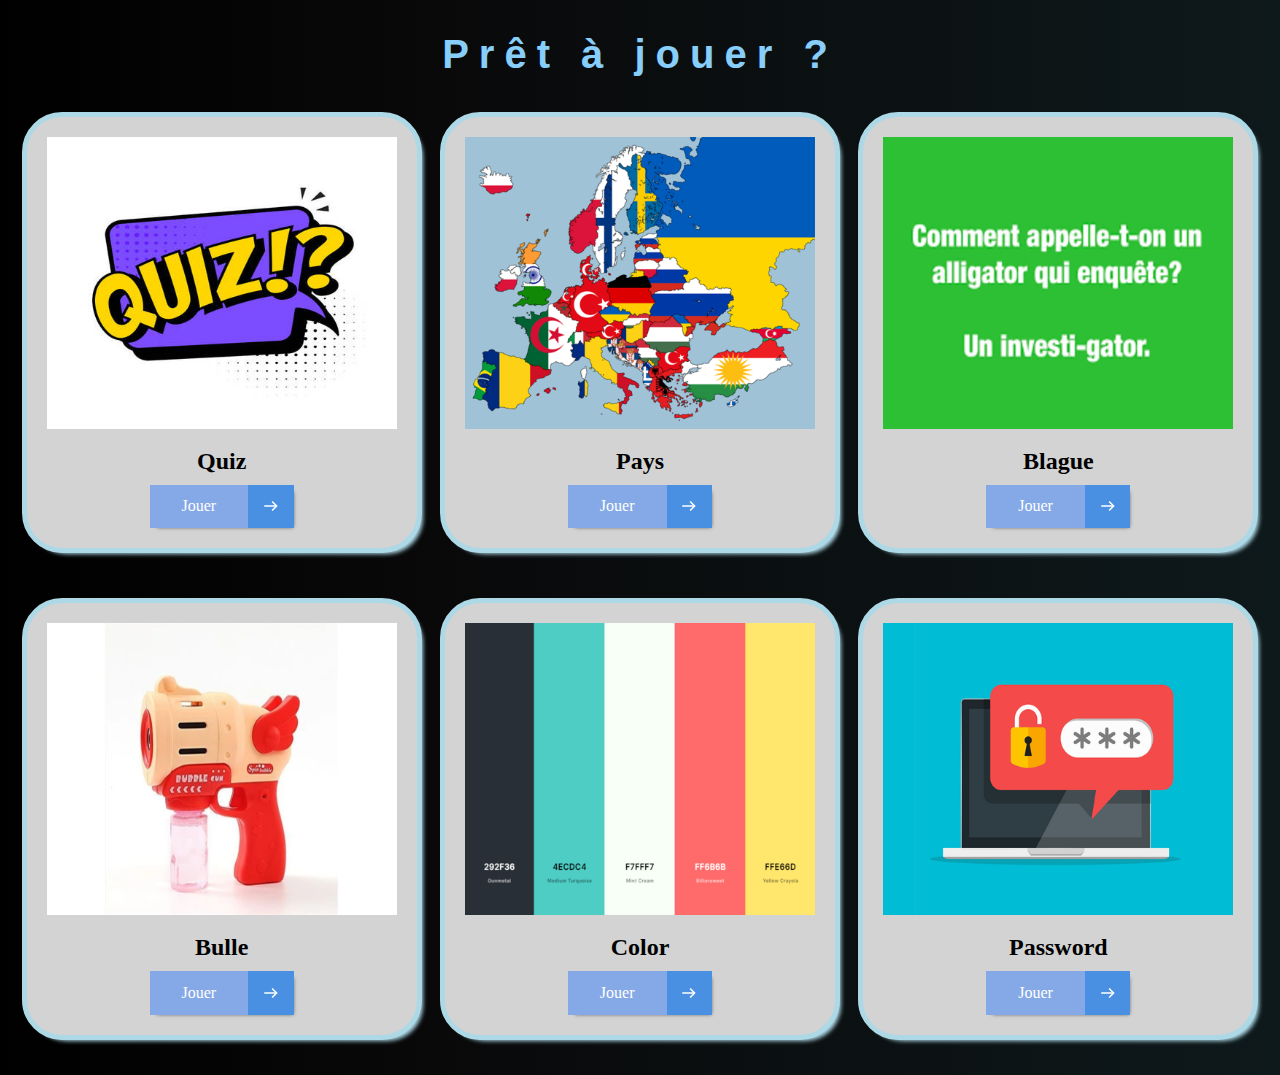
<file: MiniJeu/index.html>
<!--Bonjour Messieur Romanens si vous passez par là :)-->
<!DOCTYPE html>
<html lang="fr">
  <head>
    <meta charset="UTF-8" />
    <meta
      name="viewport"
      content="width=device-width, user-scalable=no, initial-scale=1.0, maximum-scale=1.0, minimum-scale=1.0"
    />
    <meta http-equiv="X-UA-Compatible" content="ie=edge" />
    <link rel="shortcut icon" href="./images/icon.png" type="image/x-icon" />
    <meta name="description" content="Mini jeu pour le DM avec Romanens" />
    <link rel="author" href="https://github.com/matfrnr" />
    <link rel="stylesheet" href="styles.css" />
    <title>Mini-Jeu</title>
  </head>
  <body>
    <!--Fleche du bouton jouer-->
    <svg xmlns="http://www.w3.org/2000/svg" class="none">
      <defs>
        <symbol id="arrow" viewBox="0 0 100 100">
          <path d="M12.5 45.83h64.58v8.33H12.5z" />
          <path
            d="M59.17 77.92l-5.84-5.84L75.43 50l-22.1-22.08 5.84-5.84L87.07 50z"
          />
        </symbol>
      </defs>
    </svg>

    <!--Titre-->
    <h1>Prêt à jouer ?</h1>

    <!--Jeu-->
    <header>
      <div class="jeu">
        <div class="card">
          <img src="./images/quiz.jpg" alt="Quiz" />
          <h2>Quiz</h2>
          <div>
            <a href="./Quiz/index.html" class="button">
              Jouer
              <span>
                <svg>
                  <use xlink:href="#arrow" href="#arrow"></use>
                </svg>
              </span>
            </a>
          </div>
        </div>

        <div class="card">
          <img src="./images/pays.png" alt="pays" />
          <h2>Pays</h2>
          <div>
            <a href="./AppPays/index.html" class="button">
              Jouer
              <span>
                <svg>
                  <use xlink:href="#arrow" href="#arrow"></use>
                </svg>
              </span>
            </a>
          </div>
        </div>

        <div class="card">
          <img src="./images/blague.png" alt="blague" />
          <h2>Blague</h2>
          <div>
            <a href="./Blague/index.html" class="button">
              Jouer
              <span>
                <svg>
                  <use xlink:href="#arrow" href="#arrow"></use>
                </svg>
              </span>
            </a>
          </div>
        </div>

        <div class="card">
          <img src="./images/bulle.webp" alt="bulle" />
          <h2>Bulle</h2>
          <div>
            <a href="./Bubble/index.html" class="button">
              Jouer
              <span>
                <svg>
                  <use xlink:href="#arrow" href="#arrow"></use>
                </svg>
              </span>
            </a>
          </div>
        </div>

        <div class="card">
          <img src="./images/couleur.png" alt="blague" />
          <h2>Color</h2>
          <div>
            <a href="./ColorGenerator/index.html" class="button">
              Jouer
              <span>
                <svg>
                  <use xlink:href="#arrow" href="#arrow"></use>
                </svg>
              </span>
            </a>
          </div>
        </div>

        <div class="card">
          <img src="./images/mdp.png" alt="blague" />
          <h2>Password</h2>
          <div>
            <a href="./PasswordGenerator/index.html" class="button">
              Jouer
              <span>
                <svg>
                  <use xlink:href="#arrow" href="#arrow"></use>
                </svg>
              </span>
            </a>
          </div>
        </div>
      </div>
    </header>
  </body>
</html>
</file>
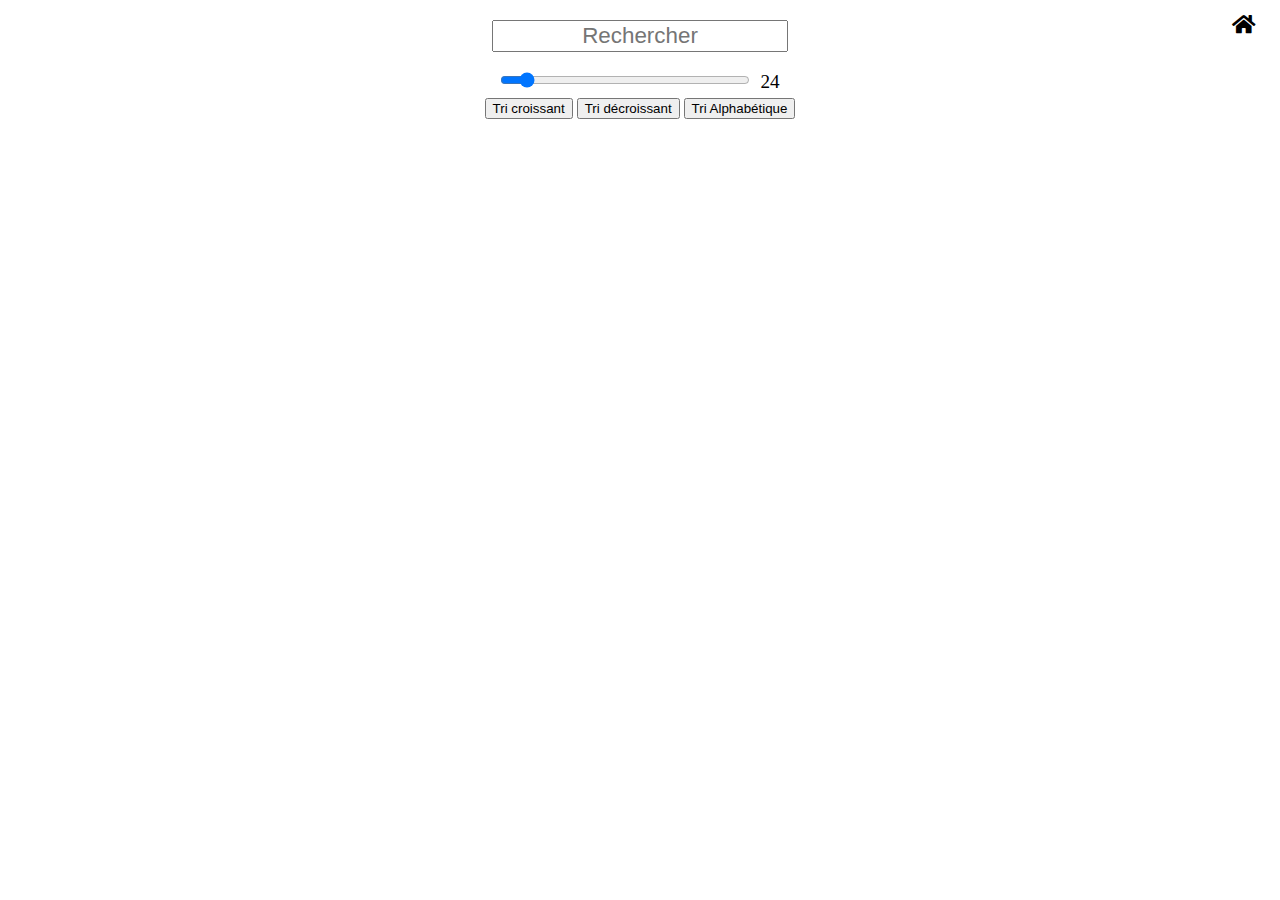
<file: MiniJeu/AppPays/index.html>
<!DOCTYPE html>
<html lang="fr">
  <head>
    <meta charset="UTF-8" />
    <meta http-equiv="X-UA-Compatible" content="IE=edge" />
    <link rel="shortcut icon" href="../images/icon.png" type="image/x-icon" />
    <link rel="stylesheet" href="../button.css" />
    <meta name="viewport" content="width=device-width, initial-scale=1.0" />
    <title>Pays</title>
    <link rel="stylesheet" href="./style.css" />
  </head>

  <body>
    <div class="filter-container">
      <!--Recherche de pays-->
      <input type="text" id="inputSearch" placeholder="Rechercher" />
      <div class="range-container">
        <!--Nombres de pays-->
        <input type="range" value="24" max="250" min="4" id="inputRange" />
        <span id="rangeValue">24</span>
      </div>
      <!--Onglet de tri-->
      <button class="btnSort" id="minToMax">Tri croissant</button>
      <button class="btnSort" id="maxToMin">Tri décroissant</button>
      <button class="btnSort" id="alpha">Tri Alphabétique</button>
    </div>

    <!--Bloc qui contient les pays-->
    <div class="countries-container"></div>

    <!--Icone maison-->
    <a href="../index.html">
      <i class="fas fa-home"></i>
    </a>

    <script src="index.js"></script>
  </body>
</html>
</file>
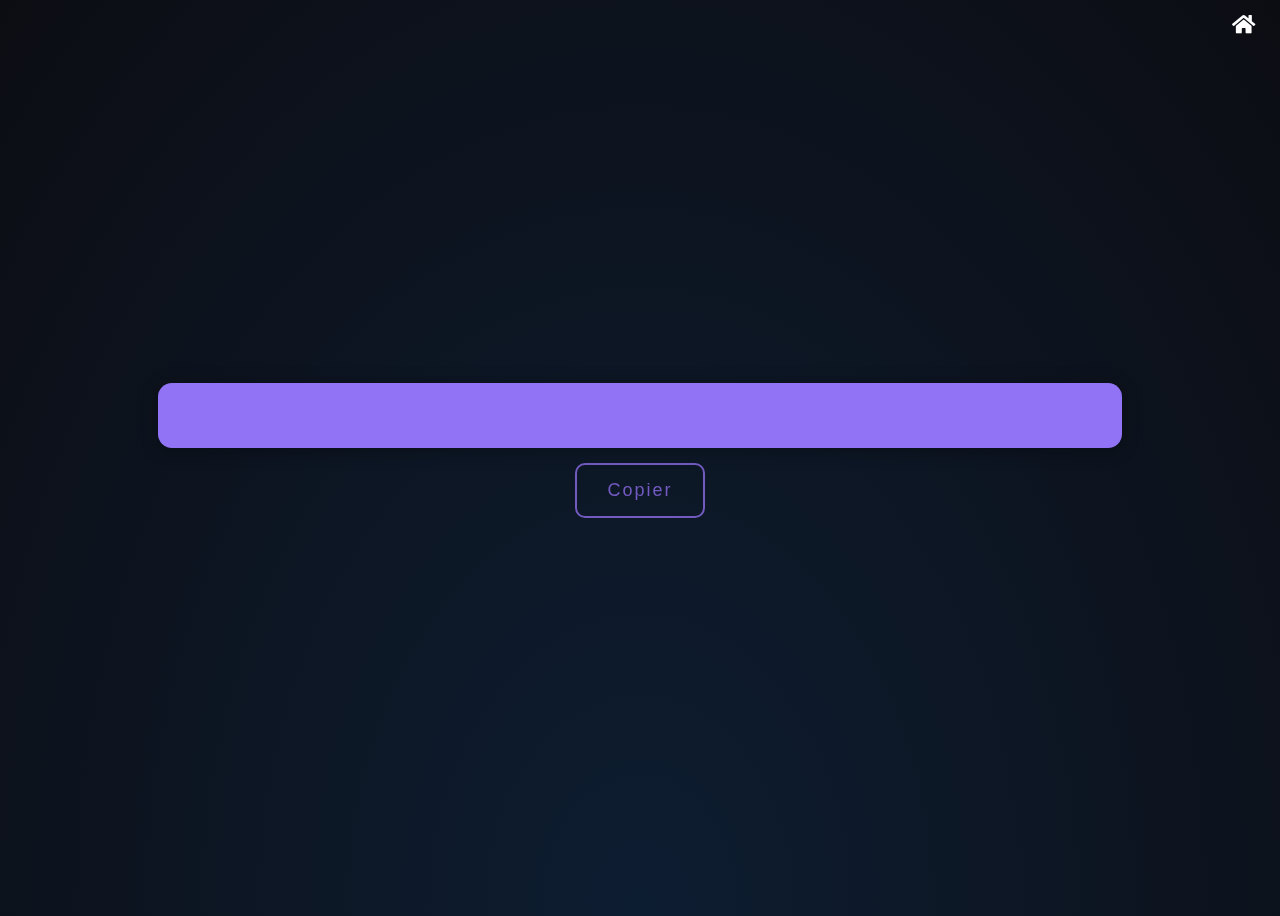
<file: MiniJeu/Blague/index.html>
<!DOCTYPE html>
<html lang="fr">
  <head>
    <meta charset="UTF-8" />
    <meta name="viewport" content="width=device-width, initial-scale=1.0" />
    <link rel="shortcut icon" href="../images/icon.png" type="image/x-icon" />
    <link rel="stylesheet" href="../fond.css" />
    <link rel="stylesheet" href="../button.css" />
    <title>Blague</title>
    <link rel="stylesheet" href="style.css" />
  </head>
  <body>
    <!--Block blague-->
    <div class="app">
      <h3 id="header"></h3>
      <p id="content"></p>
    </div>

    <!--Icone maison-->
    <a href="../index.html">
      <i class="fas fa-home"></i>
    </a>

    <!--Bouton-->
    <button id="copyButton" class="button">Copier</button>

    <!--FOND ANIME-->
    <div class="stars">
      <div class="star"></div>
      <div class="star"></div>
      <div class="star"></div>
      <div class="star"></div>
      <div class="star"></div>
      <div class="star"></div>
      <div class="star"></div>
      <div class="star"></div>
      <div class="star"></div>
      <div class="star"></div>
      <div class="star"></div>
      <div class="star"></div>
      <div class="star"></div>
      <div class="star"></div>
      <div class="star"></div>
      <div class="star"></div>
      <div class="star"></div>
      <div class="star"></div>
      <div class="star"></div>
      <div class="star"></div>
      <div class="star"></div>
      <div class="star"></div>
      <div class="star"></div>
      <div class="star"></div>
      <div class="star"></div>
      <div class="star"></div>
      <div class="star"></div>
      <div class="star"></div>
      <div class="star"></div>
      <div class="star"></div>
      <div class="star"></div>
      <div class="star"></div>
      <div class="star"></div>
      <div class="star"></div>
      <div class="star"></div>
      <div class="star"></div>
      <div class="star"></div>
      <div class="star"></div>
      <div class="star"></div>
      <div class="star"></div>
      <div class="star"></div>
      <div class="star"></div>
      <div class="star"></div>
      <div class="star"></div>
      <div class="star"></div>
      <div class="star"></div>
      <div class="star"></div>
      <div class="star"></div>
      <div class="star"></div>
      <div class="star"></div>
    </div>

    <script src="index.js"></script>
  </body>
</html>
</file>
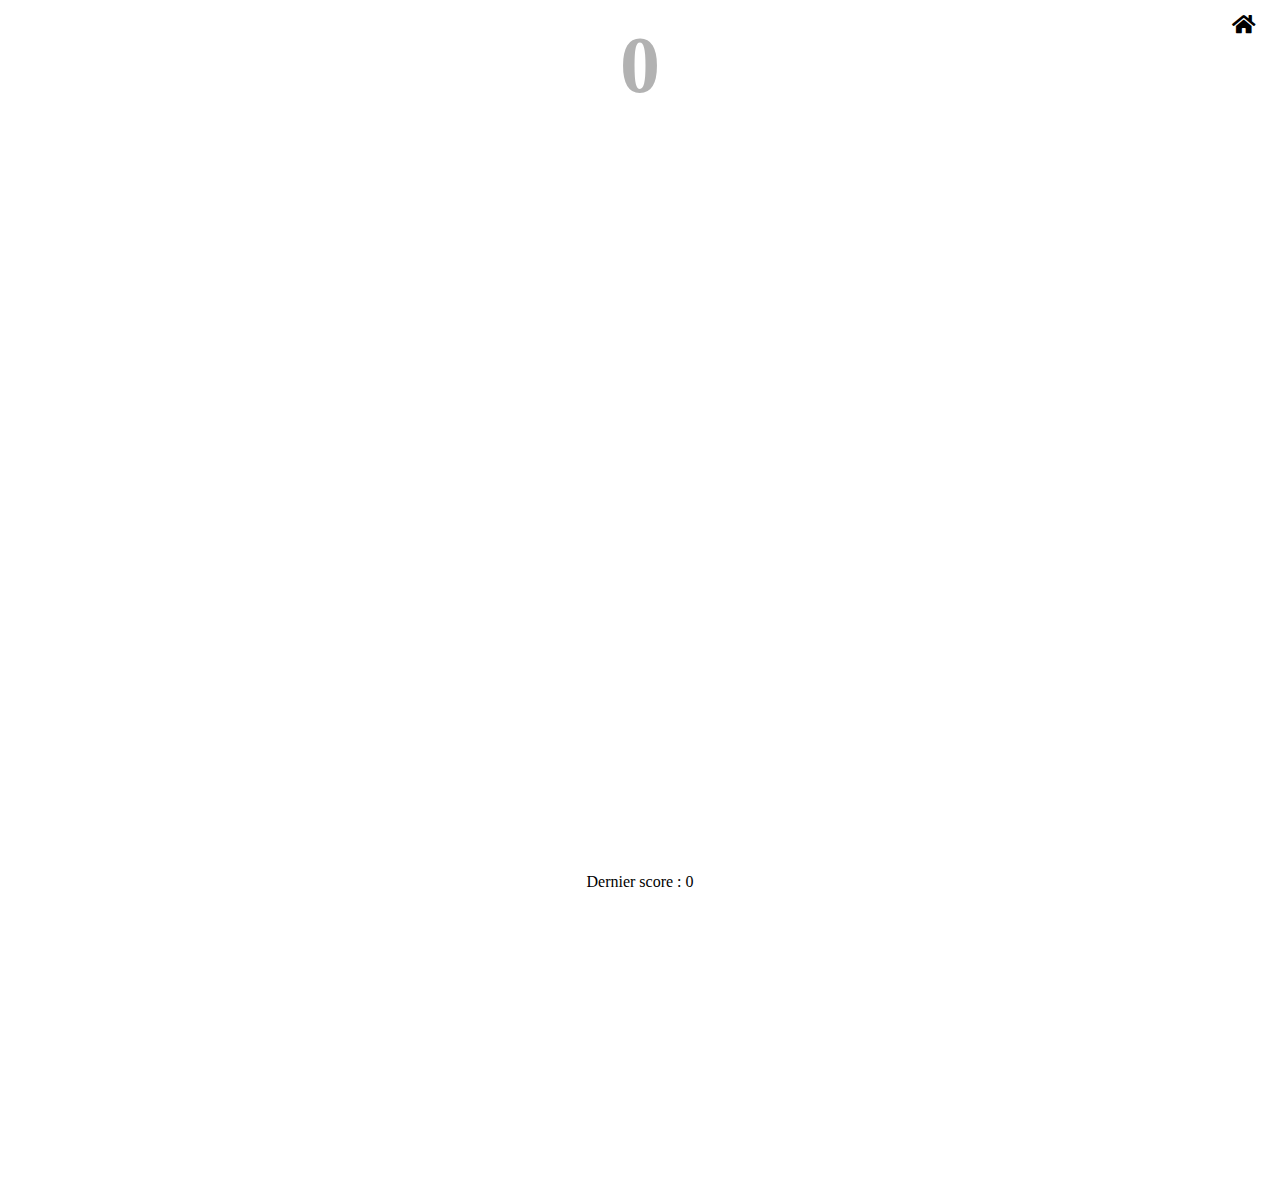
<file: MiniJeu/Bubble/index.html>
<!DOCTYPE html>
<html lang="fr">
  <head>
    <meta charset="UTF-8">
    <meta name="viewport" content="width=device-width, initial-scale=1.0">
    <link rel="shortcut icon" href="../images/icon.png" type="image/x-icon">
    <link rel="stylesheet" href="../button.css">
    <title>Bubble</title>
    <link rel="stylesheet" href="style.css">
    <link rel="stylesheet" href="../button.css">
  </head>
  <body>
    <!--Score-->
    <h3>0</h3>
    <!--Temps-->
    <h3 id="timerDisplay"></h3>
    <!--Dernier score-->
    <p id="scoreDisplay">Dernier score : 0<span></span></p>

    <!--Icone maison-->
    <a href="../index.html">
      <i class="fas fa-home"></i>
    </a>

    <script src="index.js"></script>
  </body>
</html>
</file>
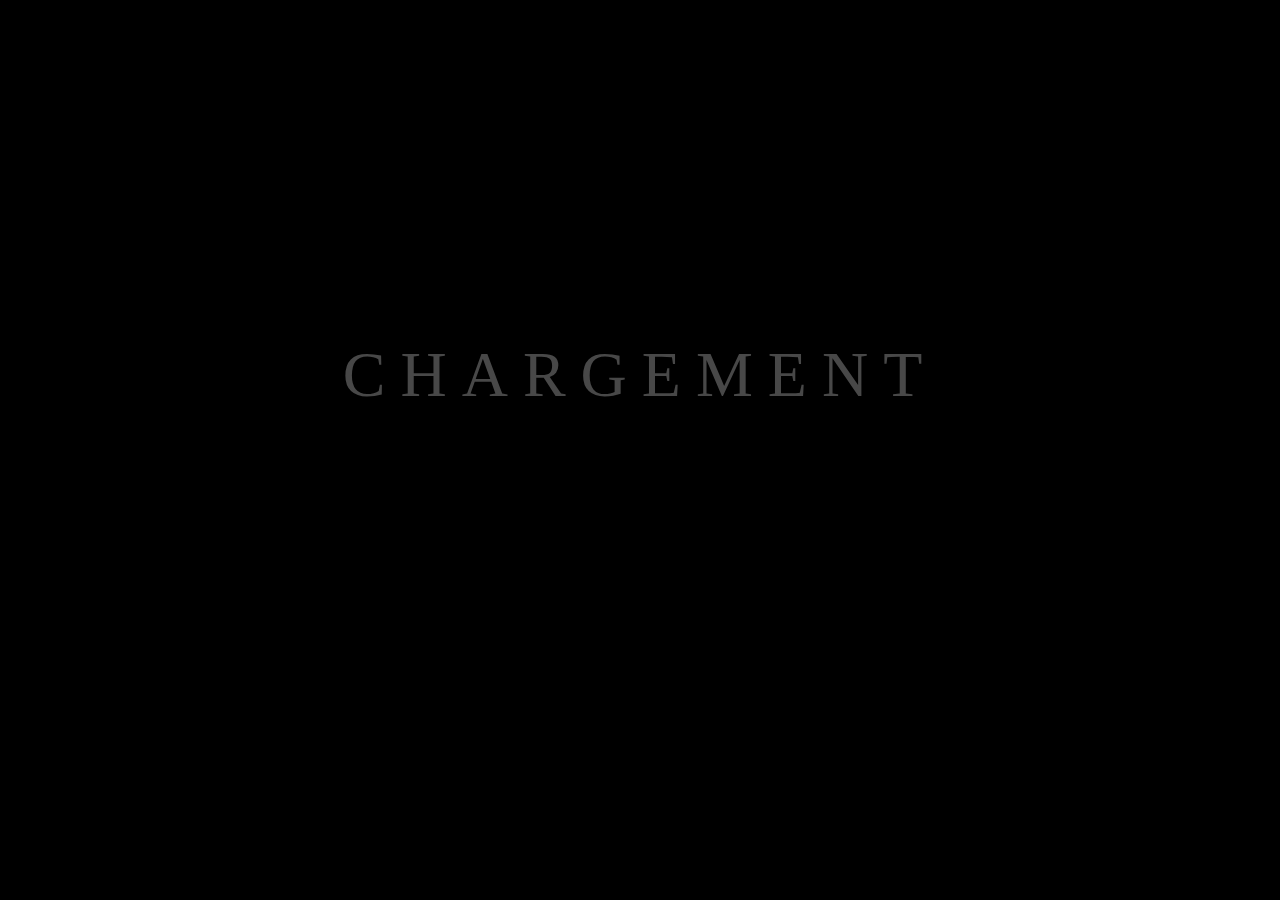
<file: MiniJeu/ColorGenerator/index.html>
<!DOCTYPE html>
<html lang="fr">
  <head>
    <meta charset="UTF-8">
    <meta name="viewport" content="width=device-width, initial-scale=1.0">
    <link rel="shortcut icon" href="../images/icon.png" type="image/x-icon">
    <title>Générateur couleur</title>
    <link rel="stylesheet" href="style.css">
  </head>
  <body>
    <!--Animer le chargement de la page-->
    <div class="loader">
      <span class="letter">C</span>
      <span class="letter">H</span>
      <span class="letter">A</span>
      <span class="letter">R</span>
      <span class="letter">G</span>
      <span class="letter">E</span>
      <span class="letter">M</span>
      <span class="letter">E</span>
      <span class="letter">N</span>
      <span class="letter">T</span>
    </div>
    
    <script src="index.js"></script>
  </body>
</html>
</file>
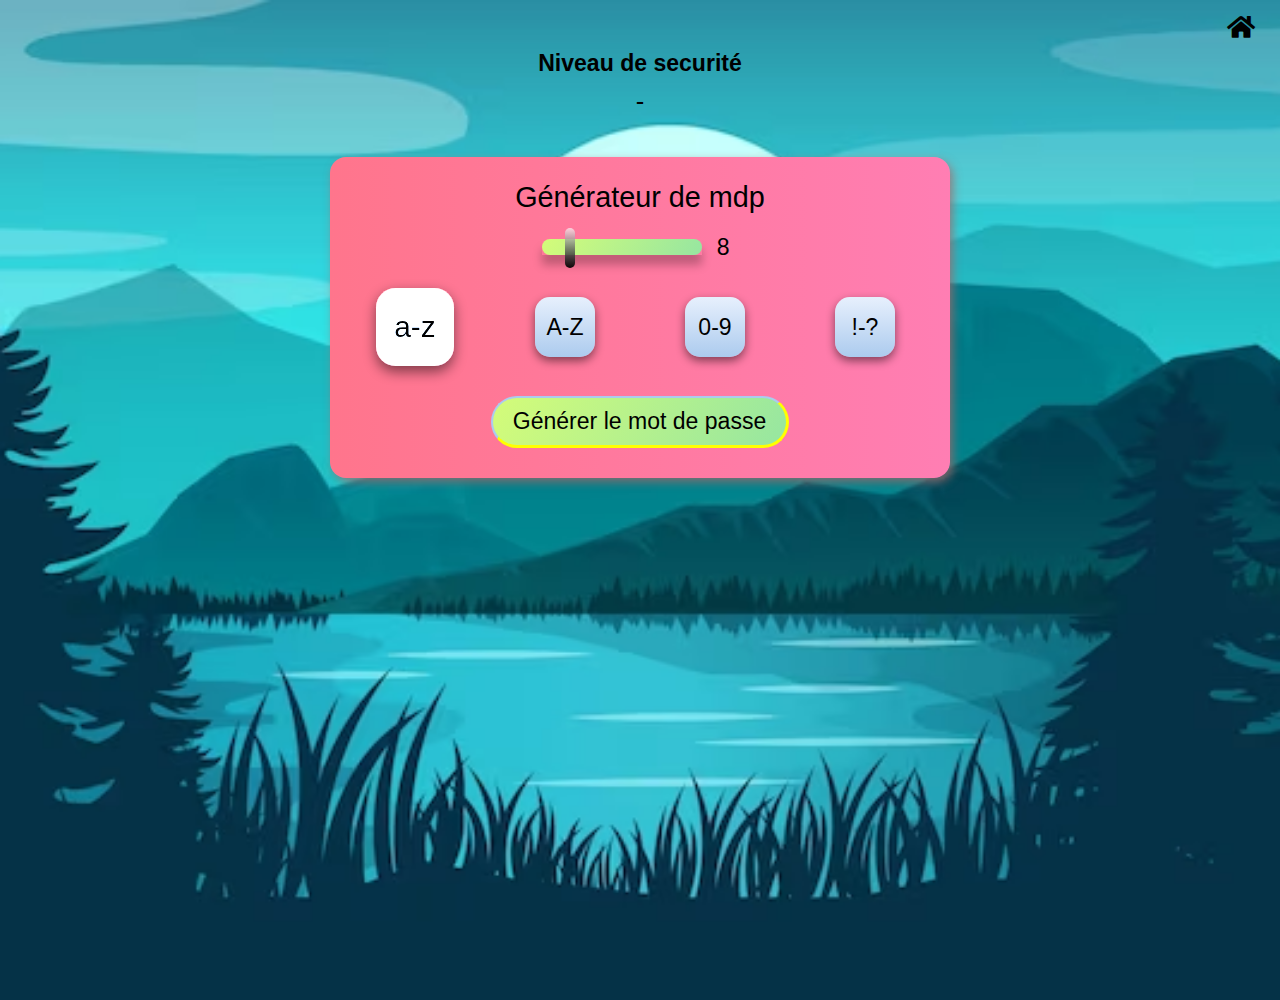
<file: MiniJeu/PasswordGenerator/index.html>
<!DOCTYPE html>
<html lang="fr">
  <head>
    <meta charset="UTF-8">
    <meta name="viewport" content="width=device-width, initial-scale=1.0">
    <link rel="shortcut icon" href="../images/icon.png" type="image/x-icon">
    <link rel="stylesheet" href="../button.css">
    <title>Génerateur mot de passe</title>
    <link rel="stylesheet" href="style.css">
  </head>
  <body>
    <!--Niveau de securité du mdp géré par du JS-->
    <div class="security">
      <h2>Niveau de securité</h2>
      <!--Par défaut-->
      <p>-</p>
    </div>

    <!--Afficher le mdp généré-->
    <div class="app">
      <input
        type="text"
        id="password-output"
        value="Générateur de mdp"
        readonly>

      <!--Gérer la longueur du mot de passe-->
      <div class="range-container">
        <input
          type="range"
          id="password-length"
          min="4"
          max="30"
          value="8"
          oninput="document.getElementById('display-password-length').value = this.value"
        >
        <!--Longueur par défaut-->
        <input type="text" id="display-password-length" value="8" readonly>
      </div>

      <!--Gérer les critères sélectionné-->
      <div class="checkbox-container">
        <input type="checkbox" id="lowercase" checked>
        <label for="lowercase">a-z</label>

        <input type="checkbox" id="uppercase">
        <label for="uppercase">A-Z</label>

        <input type="checkbox" id="numbers">
        <label for="numbers">0-9</label>

        <input type="checkbox" id="symbols">
        <label for="symbols">!-?</label>
      </div>

      <!--Button pour générer le mdp-->
      <button id="generateButton">Générer le mot de passe</button>
    </div>

     <!--Icone maison-->
     <a href="../index.html">
      <i class="fas fa-home"></i>
    </a>

    <script src="index.js"></script>
  </body>
</html>
</file>
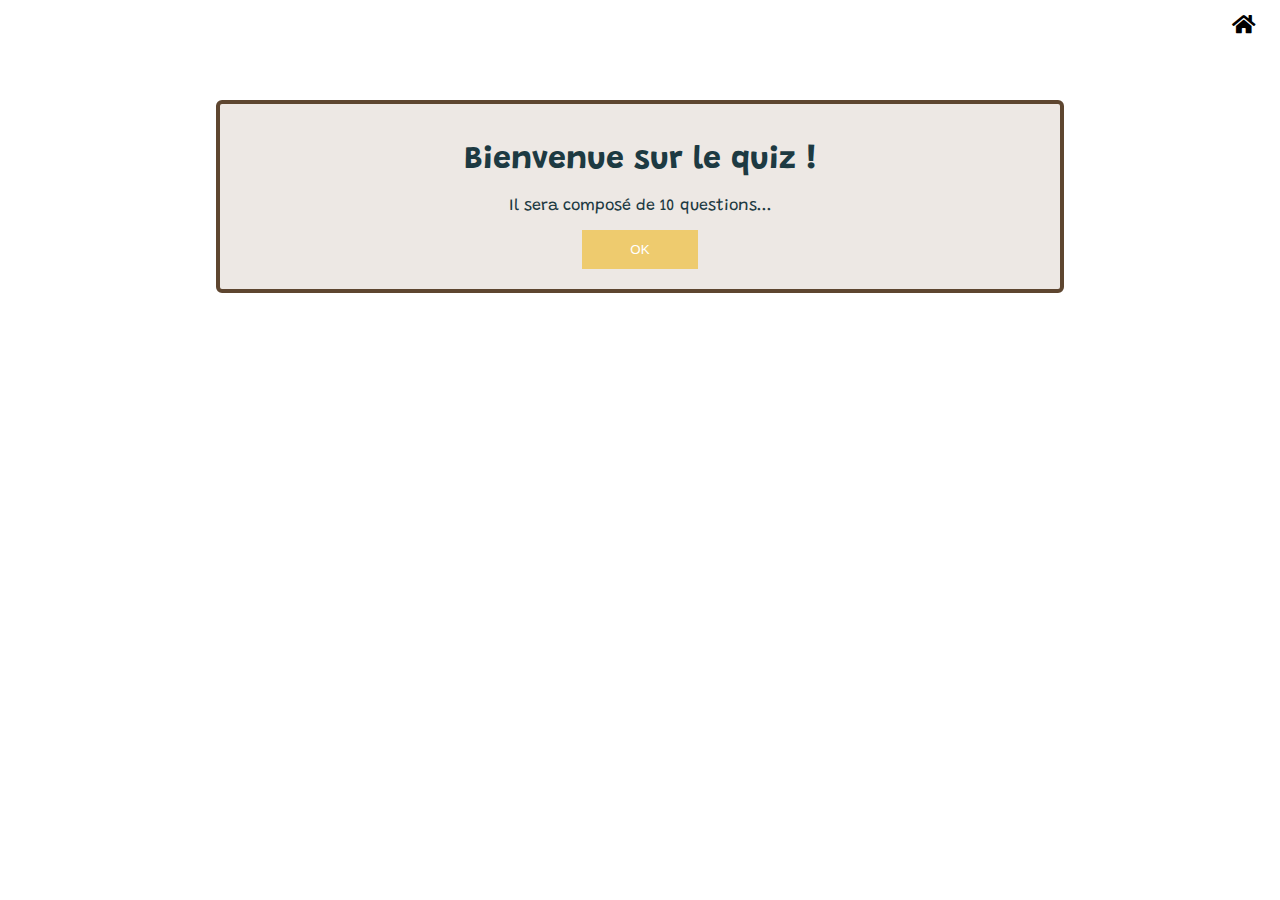
<file: MiniJeu/Quiz/index.html>
<!DOCTYPE html>
<html lang="fr">
  <head>
    <meta charset="UTF-8" />
    <meta name="viewport" content="width=device-width, initial-scale=1.0" />
    <title>Quiz</title>
    <link rel="stylesheet" href="style.css" />
    <link rel="stylesheet" href="../button.css" />
    <link rel="shortcut icon" href="../images/icon.png" type="image/x-icon" />
    <link rel="preconnect" href="https://fonts.googleapis.com" />
    <link rel="preconnect" href="https://fonts.gstatic.com" crossorigin />
    <link
      href="https://fonts.googleapis.com/css2?family=Grandstander:wght@600&family=Poppins:wght@400;500&display=swap"
      rel="stylesheet"
    />
  </head>
  <body>
    <main class="quiz">
      <!--Premiere fenetre-->
      <div id="welcomeScreen" class="welcomeScreen">
        <h1 class="quizTitle">Bienvenue sur le quiz !</h1>
        <p class="quizDescription">
          Il sera composé de <span class="nbQuestions">X</span> questions...
        </p>
        <button class="quizBtn" id="buttonWelcome">OK</button>
      </div>

      <!--Chaque question-->
      <div id="questionScreen" class="questionScreen"></div>

      <!--Fenetre des résultats-->
      <div id="resultScreen" class="resultScreen">
        <h1 class="quizSubTitle">Résultats !</h1>
        <p class="quizDescription">
          <span id="nbcorrects">X</span>
          réponses sur <span class="nbQuestions"></span>
        </p>
        <button id="restartButton" class="quizBtn">Recommencer</button>
      </div>
    </main>

    <!--Icone maison-->
    <a href="../index.html">
      <i class="fas fa-home"></i>
    </a>

    <script src="index.js"></script>
  </body>
</html>
</file>
<file: MiniJeu/styles.css>
/*truc de base*/
*,
::before,
::after {
  margin: 0;
  padding: 0;
  box-sizing: border-box;
}

/*couleur selection texte*/
::selection {
  background: #dc4a4a;
}

/*barre de défilement*/
body::-webkit-scrollbar {
  width: 8px;
}

/*couleur barre de defilement */
body::-webkit-scrollbar-thumb {
  background: grey;
}

/*centrer la page*/
body {
  height: 100vh;
  text-align: center;
  margin: 2em 0;
  background: linear-gradient(
    90deg,
    rgba(0, 0, 0, 1) 0%,
    rgba(9, 9, 10, 1) 35%,
    rgba(14, 25, 27, 1) 100%
  );
}

/*titre*/
h1 {
  letter-spacing: 10px;
  font-family: "Trebuchet MS", sans-serif;
  font-size: clamp(1.5rem, 5vw, 2.5rem);
  color: lightskyblue;
}

/*responsive image*/
img {
  width: 100%;
  height: auto;
  user-select: none;
}

/*survol image*/
img:hover {
  transform: scale(1.01);
  transition: 0.4s;
}

/*grille de jeu*/
.jeu {
  display: grid;
  grid-template-columns: repeat(3, 1fr);
  gap: 15px;
  padding: 20px;
}

/* les cards de jeu*/
.card {
  border: 5px solid lightblue;
  box-shadow: 5px 5px 4px -4px lightblue;
  padding: 20px;
  margin: 15px auto; /* espace vertical + centrer */
  max-width: 400px;
  background: lightgrey;
  border-radius: 40px;
}

/*image des cards*/
.card img {
  margin: auto auto 15px;
}

/*faire disparaitre le svg de l'icone */
.none {
  display: none;
}

/*button jouer*/
.button {
  position: relative;
  display: inline-flex;
  text-decoration: none;
  color: #fff;
  background-color: #85a9e6;
  padding-left: 2rem;
  overflow: hidden;
  z-index: 1;
  align-items: center;
  box-shadow: 3px 3px 4px -4px rgba(0, 0, 0, 0.75);
  user-select: none;
  margin-top: 10px;
}

/*animation au survol pour changement de couleur*/
.button::before {
  content: "";
  position: absolute;
  left: 0;
  top: 0;
  transform: scaleX(0);
  transform-origin: 0 50%;
  width: 100%;
  height: 100%;
  background-color: #4a90e2;
  z-index: -1;
  transition: transform 750ms;
}

/*fleche du bouton*/
.button span {
  display: flex;
  align-items: center;
  justify-content: center;
  margin-left: 2rem;
  padding: 0.8rem;
  overflow: hidden;
  background-color: #4a90e2;
}

.button svg {
  max-width: 20px;
  width: 100%;
  height: auto;
  max-height: 18px;
  fill: white;
}

.button:hover::before {
  transform: scaleX(1);
}

.button:hover svg {
  animation: moveArrow 750ms;
}

/*animation deplacement fleche*/
@keyframes moveArrow {
  0% {
    transform: translateX(0px);
  }
  49% {
    transform: translateX(50px);
  }
  50% {
    transform: translateX(-50px);
  }
  100% {
    transform: translateX(0px);
  }
}

/* 2 colonnes */
@media screen and (max-width: 980px) {
  .jeu {
    grid-template-columns: repeat(2, 1fr);
  }
  h2 {
    font-size: 1.3rem;
  }
}

/*1 colonne*/
@media screen and (max-width: 640px) {
  .jeu {
    grid-template-columns: repeat(1, 1fr);
  }
}
</file>
<file: MiniJeu/AppPays/style.css>
/*onglet de tri*/
.filter-container {
  text-align: center;
  padding-bottom: 20px;
}

/*champ de recherche*/
input {
  margin: 20px auto;
  display: block;
  font-size: 1.4rem;
  text-align: center;
  transition: 0.2s;
}

/*écrit à l'intérieur*/
input:focus {
  border-radius: 30px;
  background: rgb(238, 238, 238);
}

/*nombre de pays*/
.range-container {
  display: flex;
  align-items: center;
  justify-content: center;
}

input[type="range"] {
  width: 250px;
  margin: 0 10px 10px 0;
}

/*chiffre à coté de la barre */
.range-container span {
  font-size: 1.2rem;
  transform: translateY(-3px);
}

/*bloc qui contient les pays*/
.countries-container {
  display: flex;
  flex-wrap: wrap; /*responsive*/
  text-align: center;
}

/*bloc qui contient 1 pays*/
.card {
  flex: 1 0 20%;
  min-width: 260px;
  background: rgb(17, 17, 17);
  margin: 5px;
  color: rgb(245, 245, 245);
  border-radius: 20px;
  padding: 20px;
  font-family: "Lucida Sans", sans-serif;
}

/*taille des drapeaux*/
img {
  height: 100px;
  width: 160px;
  object-fit: cover;
}
</file>
<file: MiniJeu/fond.css>
/* Ce fond animé est une création de https://codepen.io/andreasstorm/pen/GRJXJZr */
/* Je l'ai modifié pour qu'il soit plus adapté à mon site */
/* PROJET BLAGUE*/

.stars {
  position: fixed;
  top: 0;
  left: 0;
  width: 100%;
  height: 120%;
  transform: rotate(-45deg);
}

.star {
  --star-color: var(--primary-color);
  --star-tail-length: 6em;
  --star-tail-height: 2px;
  --star-width: calc(var(--star-tail-length) / 6);
  --fall-duration: 9s;
  --tail-fade-duration: var(--fall-duration);

  position: absolute;
  top: var(--top-offset);
  left: 0;
  width: var(--star-tail-length);
  height: var(--star-tail-height);
  color: var(--star-color);
  background: linear-gradient(45deg, currentColor, transparent);
  border-radius: 50%;
  filter: drop-shadow(0 0 6px currentColor);
  transform: translate3d(104em, 0, 0);
  animation: fall var(--fall-duration) var(--fall-delay) linear infinite,
    tail-fade var(--tail-fade-duration) var(--fall-delay) ease-out infinite;
}
@media screen and (max-width: 750px) {
  .star {
    animation: fall var(--fall-duration) var(--fall-delay) linear infinite;
  }
}
.star:nth-child(1) {
  --star-tail-length: 5.21em;
  --top-offset: 51.81vh;
  --fall-duration: 8.139s;
  --fall-delay: 7.054s;
}
.star:nth-child(2) {
  --star-tail-length: 6.72em;
  --top-offset: 91.88vh;
  --fall-duration: 6.624s;
  --fall-delay: 9.47s;
}
.star:nth-child(3) {
  --star-tail-length: 7.24em;
  --top-offset: 77.55vh;
  --fall-duration: 7.762s;
  --fall-delay: 3.339s;
}
.star:nth-child(4) {
  --star-tail-length: 7.18em;
  --top-offset: 65.53vh;
  --fall-duration: 7.4s;
  --fall-delay: 1.014s;
}
.star:nth-child(5) {
  --star-tail-length: 5.11em;
  --top-offset: 65.02vh;
  --fall-duration: 7.893s;
  --fall-delay: 0.951s;
}
.star:nth-child(6) {
  --star-tail-length: 7.11em;
  --top-offset: 0.05vh;
  --fall-duration: 11.602s;
  --fall-delay: 1.827s;
}
.star:nth-child(7) {
  --star-tail-length: 7.33em;
  --top-offset: 76.88vh;
  --fall-duration: 11.63s;
  --fall-delay: 9.859s;
}
.star:nth-child(8) {
  --star-tail-length: 6.87em;
  --top-offset: 68.75vh;
  --fall-duration: 9.113s;
  --fall-delay: 1.8s;
}
.star:nth-child(9) {
  --star-tail-length: 5.34em;
  --top-offset: 96.87vh;
  --fall-duration: 7.834s;
  --fall-delay: 3.237s;
}
.star:nth-child(10) {
  --star-tail-length: 7.49em;
  --top-offset: 56.08vh;
  --fall-duration: 7.334s;
  --fall-delay: 3.78s;
}
.star:nth-child(11) {
  --star-tail-length: 5.17em;
  --top-offset: 54.63vh;
  --fall-duration: 7.603s;
  --fall-delay: 1.575s;
}
.star:nth-child(12) {
  --star-tail-length: 6.55em;
  --top-offset: 34.48vh;
  --fall-duration: 9.036s;
  --fall-delay: 6.728s;
}
.star:nth-child(13) {
  --star-tail-length: 7.37em;
  --top-offset: 85.05vh;
  --fall-duration: 9.437s;
  --fall-delay: 1.437s;
}
.star:nth-child(14) {
  --star-tail-length: 5.92em;
  --top-offset: 67.38vh;
  --fall-duration: 9.106s;
  --fall-delay: 3.057s;
}
.star:nth-child(15) {
  --star-tail-length: 6.74em;
  --top-offset: 12.25vh;
  --fall-duration: 6.296s;
  --fall-delay: 6.276s;
}
.star:nth-child(16) {
  --star-tail-length: 6.64em;
  --top-offset: 4.89vh;
  --fall-duration: 10.486s;
  --fall-delay: 7.228s;
}
.star:nth-child(17) {
  --star-tail-length: 5.61em;
  --top-offset: 42.51vh;
  --fall-duration: 7.148s;
  --fall-delay: 5.083s;
}
.star:nth-child(18) {
  --star-tail-length: 6.57em;
  --top-offset: 79.26vh;
  --fall-duration: 10.167s;
  --fall-delay: 8.244s;
}
.star:nth-child(19) {
  --star-tail-length: 5.84em;
  --top-offset: 68.84vh;
  --fall-duration: 8.541s;
  --fall-delay: 8.938s;
}
.star:nth-child(20) {
  --star-tail-length: 5.98em;
  --top-offset: 49.11vh;
  --fall-duration: 8.745s;
  --fall-delay: 6.32s;
}
.star:nth-child(21) {
  --star-tail-length: 7.22em;
  --top-offset: 51.41vh;
  --fall-duration: 10.589s;
  --fall-delay: 1.854s;
}
.star:nth-child(22) {
  --star-tail-length: 5.02em;
  --top-offset: 29.86vh;
  --fall-duration: 10.713s;
  --fall-delay: 1.406s;
}
.star:nth-child(23) {
  --star-tail-length: 5.36em;
  --top-offset: 1.5vh;
  --fall-duration: 11.728s;
  --fall-delay: 9.135s;
}
.star:nth-child(24) {
  --star-tail-length: 5.46em;
  --top-offset: 64.51vh;
  --fall-duration: 10.098s;
  --fall-delay: 3.336s;
}
.star:nth-child(25) {
  --star-tail-length: 6.12em;
  --top-offset: 31.01vh;
  --fall-duration: 7.215s;
  --fall-delay: 6.512s;
}
.star:nth-child(26) {
  --star-tail-length: 6.64em;
  --top-offset: 45.46vh;
  --fall-duration: 9.442s;
  --fall-delay: 3.659s;
}
.star:nth-child(27) {
  --star-tail-length: 5.39em;
  --top-offset: 32.01vh;
  --fall-duration: 6.42s;
  --fall-delay: 5.103s;
}
.star:nth-child(28) {
  --star-tail-length: 5.68em;
  --top-offset: 1.51vh;
  --fall-duration: 11.198s;
  --fall-delay: 8.424s;
}
.star:nth-child(29) {
  --star-tail-length: 5.97em;
  --top-offset: 95.03vh;
  --fall-duration: 11.946s;
  --fall-delay: 1.342s;
}
.star:nth-child(30) {
  --star-tail-length: 6.31em;
  --top-offset: 85.58vh;
  --fall-duration: 10.401s;
  --fall-delay: 6.856s;
}
.star:nth-child(31) {
  --star-tail-length: 7.35em;
  --top-offset: 38.78vh;
  --fall-duration: 11.797s;
  --fall-delay: 8.284s;
}
.star:nth-child(32) {
  --star-tail-length: 6.24em;
  --top-offset: 88.11vh;
  --fall-duration: 7.232s;
  --fall-delay: 7.007s;
}
.star:nth-child(33) {
  --star-tail-length: 6.96em;
  --top-offset: 29.08vh;
  --fall-duration: 9.318s;
  --fall-delay: 6.487s;
}
.star:nth-child(34) {
  --star-tail-length: 5.92em;
  --top-offset: 73.14vh;
  --fall-duration: 11.763s;
  --fall-delay: 6.256s;
}
.star:nth-child(35) {
  --star-tail-length: 6.37em;
  --top-offset: 3.29vh;
  --fall-duration: 9.938s;
  --fall-delay: 6.142s;
}
.star:nth-child(36) {
  --star-tail-length: 5.87em;
  --top-offset: 26.84vh;
  --fall-duration: 10.073s;
  --fall-delay: 1.323s;
}
.star:nth-child(37) {
  --star-tail-length: 5.8em;
  --top-offset: 74.66vh;
  --fall-duration: 8.106s;
  --fall-delay: 4.596s;
}
.star:nth-child(38) {
  --star-tail-length: 7.06em;
  --top-offset: 42.71vh;
  --fall-duration: 9.861s;
  --fall-delay: 6.26s;
}
.star:nth-child(39) {
  --star-tail-length: 5.06em;
  --top-offset: 54.72vh;
  --fall-duration: 6.835s;
  --fall-delay: 8.075s;
}
.star:nth-child(40) {
  --star-tail-length: 5.81em;
  --top-offset: 20.15vh;
  --fall-duration: 11.522s;
  --fall-delay: 7.373s;
}
.star:nth-child(41) {
  --star-tail-length: 7.17em;
  --top-offset: 23.7vh;
  --fall-duration: 8.635s;
  --fall-delay: 0.953s;
}
.star:nth-child(42) {
  --star-tail-length: 5.52em;
  --top-offset: 21.85vh;
  --fall-duration: 8.553s;
  --fall-delay: 3.943s;
}
.star:nth-child(43) {
  --star-tail-length: 6.91em;
  --top-offset: 17.88vh;
  --fall-duration: 11.634s;
  --fall-delay: 7.96s;
}
.star:nth-child(44) {
  --star-tail-length: 7.23em;
  --top-offset: 56.84vh;
  --fall-duration: 8.661s;
  --fall-delay: 3.85s;
}
.star:nth-child(45) {
  --star-tail-length: 7.01em;
  --top-offset: 1.9vh;
  --fall-duration: 6.297s;
  --fall-delay: 3.706s;
}
.star:nth-child(46) {
  --star-tail-length: 5.5em;
  --top-offset: 68.08vh;
  --fall-duration: 8.156s;
  --fall-delay: 8.473s;
}
.star:nth-child(47) {
  --star-tail-length: 5.72em;
  --top-offset: 66.34vh;
  --fall-duration: 10.92s;
  --fall-delay: 1.87s;
}
.star:nth-child(48) {
  --star-tail-length: 6.98em;
  --top-offset: 15.35vh;
  --fall-duration: 7.318s;
  --fall-delay: 5.69s;
}
.star:nth-child(49) {
  --star-tail-length: 6.68em;
  --top-offset: 68.72vh;
  --fall-duration: 7.822s;
  --fall-delay: 6.519s;
}
.star:nth-child(50) {
  --star-tail-length: 6.5em;
  --top-offset: 58.85vh;
  --fall-duration: 10.06s;
  --fall-delay: 6.309s;
}
.star::before,
.star::after {
  position: absolute;
  content: "";
  top: 0;
  left: calc(var(--star-width) / -2);
  width: var(--star-width);
  height: 100%;
  background: linear-gradient(45deg, transparent, currentColor, transparent);
  border-radius: inherit;
  animation: blink 2s linear infinite;
}
.star::before {
  transform: rotate(45deg);
}
.star::after {
  transform: rotate(-45deg);
}

@keyframes fall {
  to {
    transform: translate3d(-30em, 0, 0);
  }
}
@keyframes tail-fade {
  0%,
  50% {
    width: var(--star-tail-length);
    opacity: 1;
  }
  70%,
  80% {
    width: 0;
    opacity: 0.4;
  }
  100% {
    width: 0;
    opacity: 0;
  }
}
@keyframes blink {
  50% {
    opacity: 0.6;
  }
}
</file>
<file: MiniJeu/Blague/style.css>
/*elements généraux*/
body {
  min-height: 100vh;
  display: flex;
  justify-content: center;
  align-items: center;
  flex-direction: column;
  text-align: center;
  font-family: Cambria, serif;
  font-size: 1.6rem;
  background: radial-gradient(ellipse at bottom, #0d1d31 0%, #0c0d13 100%);
  color: rgb(241, 241, 241);
  user-select: none;
  overflow: hidden;
}

/* bloc de la blague */
.app {
  width: 70%;
  max-width: 900px;
  background: rgb(145, 115, 246);
  border-radius: 14px;
  padding: 20px 40px;
  box-shadow: 0 2px 18px rgba(0, 0, 0, 0.307);
  transition: 0.2s;
  z-index: 3; /* passer au dessus des étoiles */
}

/*survol bloc*/
.app:hover {
  transform: scale(1.01);
}

/*titre blague$*/
h3 {
  font-size: clamp(1.3rem, 2vw, 2.5rem);
}

/*contenu blague */
p {
  font-size: clamp(1.1rem, 1.5vw, 1.8rem);
}

/*mettre la maison en blanc*/
i {
  color: white;
}

/* bouton pour copier */
button {
  margin: 15px;
  padding: 15px 30px;
  font-size: 18px;
  letter-spacing: 2px;
  color: #725ac1;
  background: transparent;
  cursor: pointer;
  transition: ease-out 0.5s;
  border: 2px solid #725ac1;
  border-radius: 10px;
  box-shadow: inset 0 0 0 0 #725ac1;
  z-index: 2;
  outline: none;
}

button:hover {
  color: white;
  box-shadow: inset 0 -100px 0 0 #725ac1;
}

/* responsive */
@media screen and (max-width: 600px) {
  .app {
    width: 88%;
    padding: 10px 20px;
  }
  h3 {
    font-size: 1rem;
  }
  p {
    font-size: 0.8rem;
  }
  button {
    display: none; /* gagner de la place */
  }
}
</file>
<file: MiniJeu/Bubble/style.css>
* {
  margin: 0;
  padding: 0;
  box-sizing: border-box;
}

body {
  min-height: 100vh;
  overflow: hidden;
  cursor: crosshair;
}

/*score*/
h3 {
  font-size: clamp(5rem, 2vw, 10rem);
  text-align: center;
  margin-top: 20px;
  color: grey;
  opacity: 0.6;
  user-select: none;
}

/* Bulle par défaut */
.bubble {
  position: absolute;
  border-radius: 50%;
  background: rgba(255, 166, 0, 0.6);
  opacity: 0;
  animation: anim 8s forwards;
  filter: hue-rotate(0deg);
}

/*animation d'une bulle */
@keyframes anim {
  to {
    top: -350px;
    left: var(--left);
    opacity: 1;
    filter: hue-rotate(720deg);
  }
}

/* chronomètre*/
#timerDisplay {
  font-size: 1rem;
  user-select: none;
  cursor: pointer;
}

/*dernier score*/
#scoreDisplay {
  position: absolute;
  bottom: 0;
  left: 50%;
  transform: translate(-50%, -50%);
  font-size: 1rem;
  user-select: none;
}
</file>
<file: MiniJeu/ColorGenerator/style.css>
body {
  min-height: 100vh;
  overflow: hidden;
  margin: 0;
  display: flex;
  justify-content: center;
  align-items: center;
  transition: 0.5s linear;
}

/*Code rgb*/
h2 {
  margin: 0;
  background: black;
  border-radius: 10px;
  color: white;
  padding: 20px;
  cursor: pointer;
}

/*Animer le chargement de la page*/
.loader {
  position: absolute;
  width: 100%;
  height: 100%;
  background: #000;
  display: flex;
  justify-content: center;
  align-items: center;
}

/*Lettre de l'animation*/
.loader .letter {
  color: #484848;
  font-size: clamp(30px, 5vw, 80px); /*responsive*/
  letter-spacing: 15px;
  margin-bottom: 150px; /*remonter le texte*/
  animation: chargement 1s linear infinite;
}

/*Animation de couleur*/
@keyframes chargement {
  0% {
    color: #fff900;
    text-shadow: 0 0 7px #fff900;
  }
  90% {
    color: #484848;
    text-shadow: none;
  }
  100% {
    color: #fff900;
    text-shadow: 0 0 7px #fff900;
  }
}

/*Apparition de chaque lettre*/
.letter:nth-child(1) {
  animation-delay: 0.1s;
}

.letter:nth-child(2) {
  animation-delay: 0.2s;
}

.letter:nth-child(3) {
  animation-delay: 0.3s;
}

.letter:nth-child(4) {
  animation-delay: 0.4s;
}

.letter:nth-child(5) {
  animation-delay: 0.5s;
}

.letter:nth-child(6) {
  animation-delay: 0.6s;
}

.letter:nth-child(7) {
  animation-delay: 0.7s;
}

.letter:nth-child(8) {
  animation-delay: 0.8s;
}

.letter:nth-child(9) {
  animation-delay: 0.9s;
}

.letter:nth-child(10) {
  animation-delay: 1s;
}

/*icone maison*/
.icone {
  position: absolute;
  top: 15px;
  right: 35px;
  width: 24px;
  height: auto;
}
</file>
<file: MiniJeu/PasswordGenerator/style.css>
/*Propriété par défaut*/
* {
  margin: 0;
  padding: 0;
  text-align: center;
  font-family: "Segoe UI", sans-serif;
  font-size: 1.2rem;
  outline: none;
}

body {
  display: flex;
  flex-direction: column;
  align-items: center; /*centrer le bloc*/
  min-height: 100vh;
  background: url(fond.avif) center/cover;
  padding: 50px 0; /*espace entre le haut de la page et le premier élément*/
}

/*securité du mdp*/
.security p {
  height: 40px; /*taille par défaut pour ne pas créer de décalage*/
  font-size: clamp(1rem, 2vw, 1.6rem);
  margin: 10px 0 30px;
}

/*bloc central*/
.app {
  background: linear-gradient(to right, #ff758c 0%, #ff7eb3 100%);
  padding: 24px 10px 10px; /*espace entre le bloc et le contenu*/
  border-radius: 16px;
  width: 90%; /*definir une taille minimum*/
  max-width: 600px; /*taille maximum*/
  box-shadow: 3px 4px 10px 0px #a76666c2;
}

/*afficher le mdp*/
#password-output {
  background: transparent; /*enlever le fond*/
  border: none;
  font-size: 1.5rem;
  width: 100%;
}

/*barre de caractère*/
.range-container {
  margin: 20px 0;
}

/*style du input range*/
input[type="range"] {
  -webkit-appearance: none;
  appearance: none; /*enlever le style par défaut*/
  width: 160px;
  background-image: linear-gradient(
    120deg,
    #d4fc79 0%,
    #96e6a1 100%
  ); /*fond vert*/
  border-radius: 50px;
}

input[type="range"]::-webkit-slider-runnable-track {
  -webkit-appearance: none;
  appearance: none;
  height: 16px;
  box-shadow: 0 10px 10px rgba(0, 0, 0, 0.25);
}

/*style du curseur de la barre*/
input[type="range"]::-webkit-slider-thumb {
  -webkit-appearance: none;
  appearance: none;
  width: 10px;
  height: 40px;
  background: linear-gradient(
    to bottom,
    rgba(255, 255, 255, 0.65) 0%,
    rgba(0, 0, 0, 0.95) 100%
  ); /*degradé de couleur*/
  cursor: pointer;
  border-radius: 18px;
  transform: translateY(-11px);
  transition: 0.15s ease;
  cursor: grab;
}

/*changer le style lorsque on déplace le curseur*/
input[type="range"]::-webkit-slider-thumb:active {
  cursor: grabbing;
  transform: scale(1.2) translateY(-9px);
}

/*zone de texte pour afficher la longueur du mdp*/
#display-password-length {
  width: 30px;
  background: transparent; /*enlever le fond blanc*/
  border: none;
}

/*option disponible */
.checkbox-container {
  margin: 36px 0 25px;
  /*Aligner les éléments*/
  display: flex;
  justify-content: space-around;
  align-items: center;
}

/*case à cocher inutile*/
input[type="checkbox"] {
  display: none;
}

/*style pour les cases sélectionner*/
input[type="checkbox"]:checked + label {
  transform: scale(1.3);
  filter: brightness(150%);
}

/*style des options*/
label {
  display: grid;
  justify-items: center;
  align-items: center;
  background: linear-gradient(to top, #accbee 0%, #e7f0fd 100%);
  height: 60px;
  width: 60px;
  border-radius: 15px;
  box-shadow: 0 4px 10px rgba(0, 0, 0, 0.486);
  transition: 0.2s ease;
  cursor: pointer;
  user-select: none;
}

/*style du bouton*/
button {
  margin: 14px 0 20px;
  background: linear-gradient(
    120deg,
    #d4fc79 0%,
    #96e6a1 100%
  ); /*degradé couleur*/
  padding: 10px 20px;
  border-radius: 150px;
  border: 2px solid #accbee;
  border-bottom: 3px solid yellow;
  border-right: 3px solid yellow;
  transition: 0.2s;
  cursor: pointer;
  user-select: none;
}

/*survol du bouton*/
button:hover {
  border: 2px solid yellow;
  border-bottom: 3px solid #accbee;
  border-right: 3px solid #accbee;
  box-shadow: 0 5px 10px rgba(0, 0, 0, 0.32);
  transform: translateX(3px);
}

/*quand le bouton est cliqué*/
button:active {
  transform: scale(1.05);
}

/*responsive*/
@media screen and (max-width: 600px) {
  /*réduire la taille du md^*/
  #password-output {
    font-size: 1rem;
  }
  /*réduire la taille des options*/
  label {
    height: 50px;
    width: 50px;
    font-size: 0.8rem;
  }
  /*réduire la taille du bouton*/
  button {
    font-size: 0.9rem;
  }
  /*niveau de sécurité*/
  .security p {
    margin-bottom: 10px;
  }
}
</file>
<file: MiniJeu/Quiz/style.css>
/* bloc du quiz*/
.quiz {
  background-color: #ede8e4;
  color: #1d3a42;
  border: 4px solid #5e4630;
  border-radius: 6px;
  padding: 20px;
  max-width: 800px;
  margin: 100px auto;
  text-align: center;
  font-family: "Grandstander", sans-serif;
}

/* ne pas afficher l'écran des résultats*/
.resultScreen {
  display: none;
}

/*bouton ok*/
.quizBtn {
  background: #eecb6e;
  color: white;
  padding: 0.75rem 3rem;
  border: none;
  cursor: pointer;
}

.questionScreen {
  display: none;
  text-align: center;
}

/*liste de réponses*/
.questionAnswer {
  list-style-type: none;
  padding-left: 0;
}

/*réponse individuelle*/
.answer {
  border: 2px solid #1d3a42;
  color: black;
  background: white;
  text-align: left;
  padding: 0.5rem 1rem;
  margin: 10px auto;
  cursor: pointer;
  user-select: none;
  font-size: clamp(0.8rem, 2.5vw, 1.1rem);
}

/*bonne réponse */
.answer--correct {
  background: #8bbc98;
}

/*mauvaise réponse*/
.answer--wrong {
  background: #da7676;
}

/*cacher écran d'accueil */
.hidden {
  display: none;
}

/*titre écran accueil*/
h1 {
  font-size: clamp(1.7rem, 2.5vw, 2rem);
}

/*numero question*/
h2 {
  font-size: clamp(1.2rem, 2.5vw, 1.5rem);
}

/*titre question*/
h3 {
  font-size: clamp(0.8rem, 2.5vw, 1.4rem);
}
</file>
<file: MiniJeu/button.css>
/*--------------------BOUTON RETOUR / ICONE MAISON--------------------*/
@import url("https://cdnjs.cloudflare.com/ajax/libs/font-awesome/5.15.4/css/all.min.css");

i{
    color: black;
    position: absolute;
    top: 15px;
    right: 25px;
    font-size: 1.3rem;
    z-index: 4;
}

@media screen and (max-width: 600px) {
    i{
        top: 10px;
        right: 10px;
    }
}
</file>
